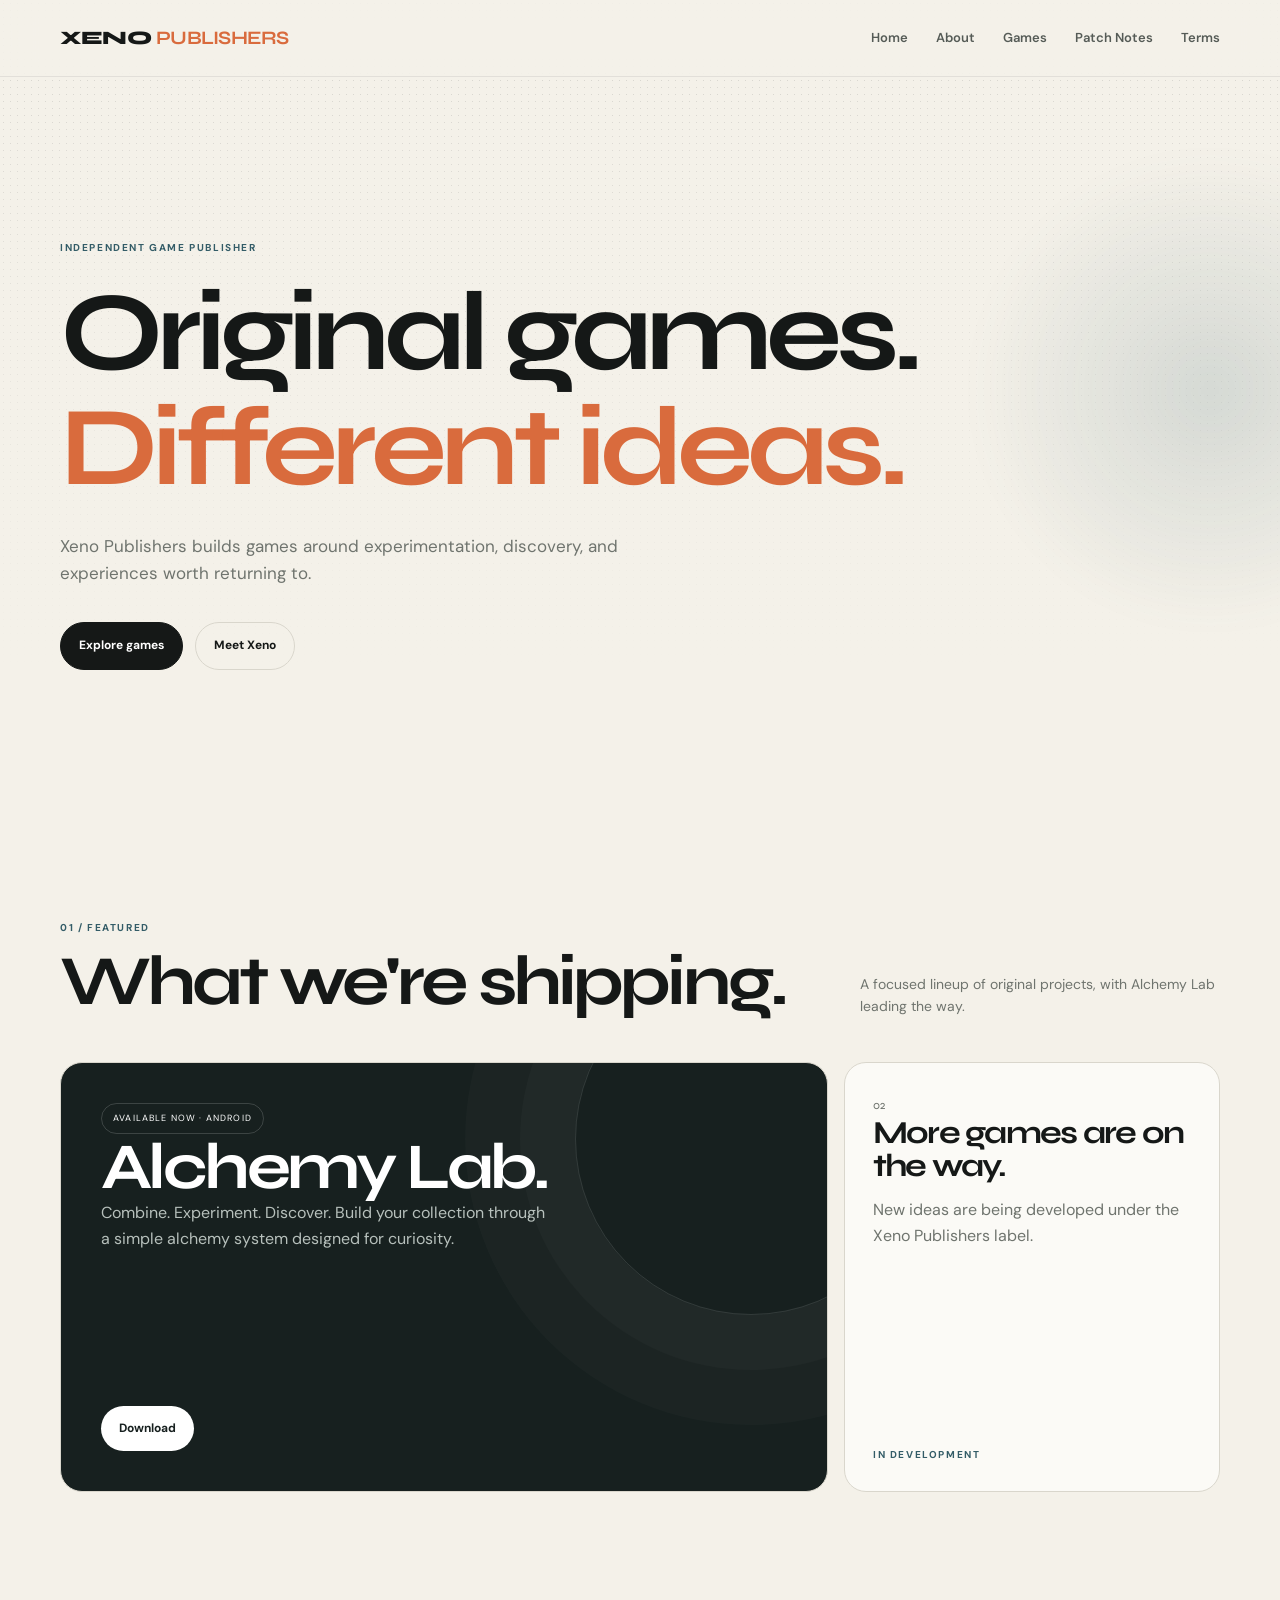
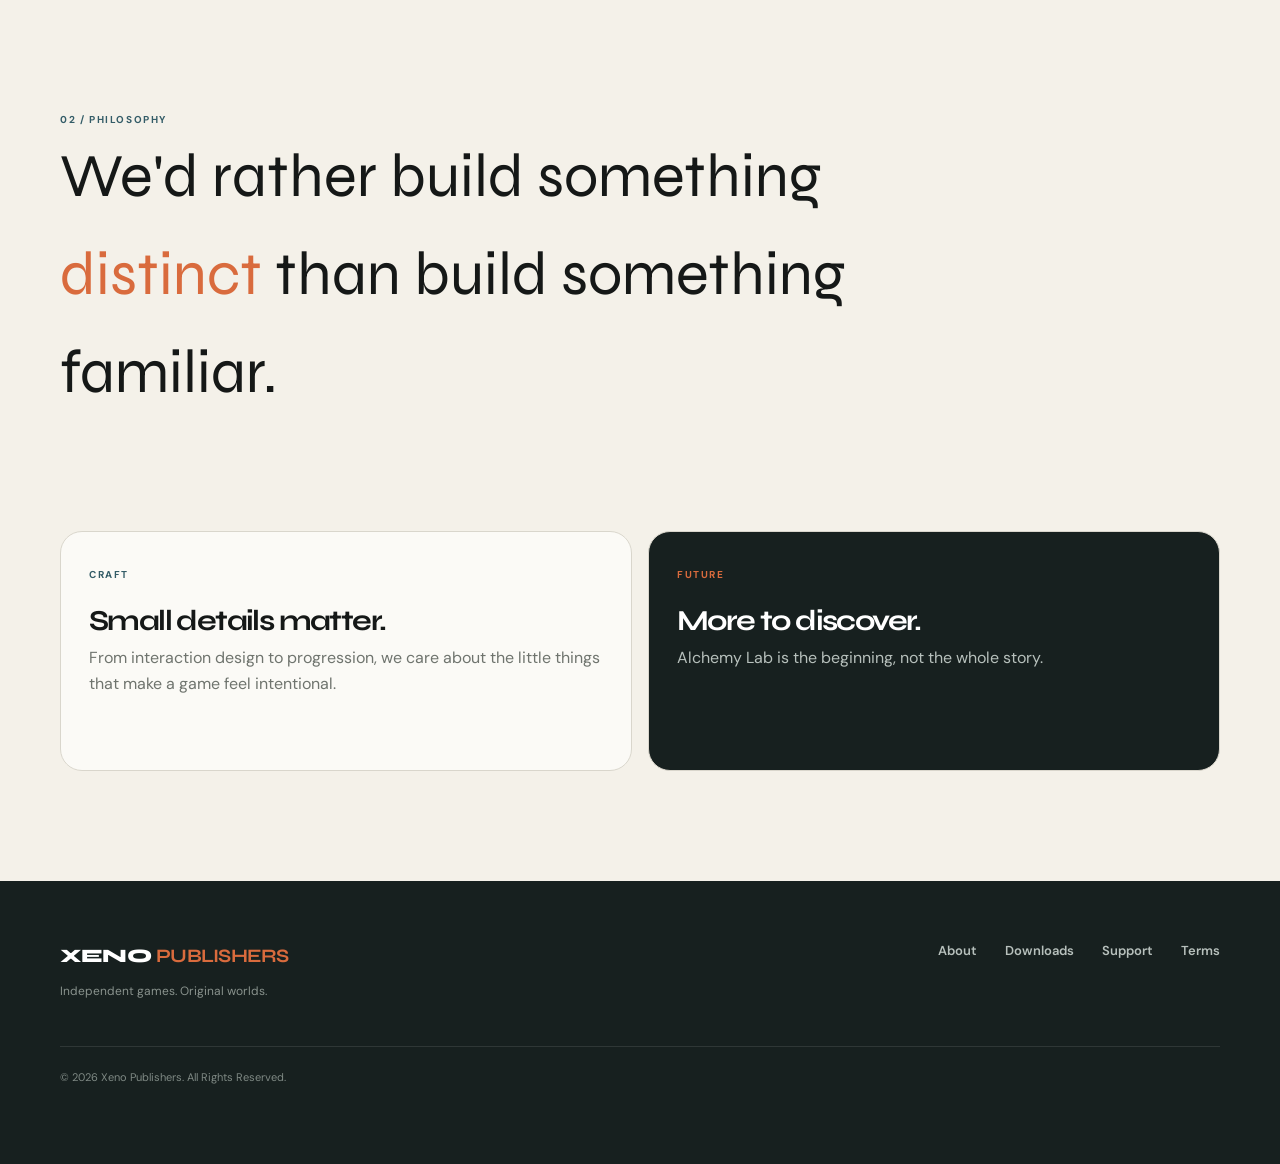
<file: index.html>
<!doctype html>
<html lang="en">

<head>
  <meta charset="utf-8">
  <meta name="viewport" content="width=device-width,initial-scale=1">

  <title>Xeno Publishers — Original Games</title>

  <meta
    name="description"
    content="Xeno Publishers creates original games and interactive experiences."
  >

  <link rel="stylesheet" href="style.css">
  <script src="maintenance.js"></script>
</head>

<body>

  <header class="header">
    <nav class="nav wrap">

      <a class="logo" href="index.html">
        XENO <b>PUBLISHERS</b>
      </a>

      <button class="menu" aria-label="Menu">
        <span></span>
        <span></span>
      </button>

      <div class="links">
        <a href="index.html">Home</a>
        <a href="about.html">About</a>
        <a href="downloads.html">Games</a>
        <a href="patch-notes.html">Patch Notes</a>
        <a href="terms.html">Terms</a>
      </div>

    </nav>
  </header>

<div style="display:flex; justify-content:center; width: 100%; margin: 25px 0; z-index: 50;">
    <script async="async" data-cfasync="false" src="https://pl31489764.profitableratecpmnetwork.com/edbaa089425a7131a690555c571b5237/invoke.js"></script>
    <div id="container-edbaa089425a7131a690555c571b5237"></div>
</div>


  <main>

    <section class="hero">
      <div class="wrap reveal">

        <div class="eyebrow">
          Independent Game Publisher
        </div>

        <h1>
          Original games.<br>
          <em>Different ideas.</em>
        </h1>

        <p class="lead">
          Xeno Publishers builds games around experimentation,
          discovery, and experiences worth returning to.
        </p>

        <div class="actions">
          <a class="btn primary" href="downloads.html">
            Explore games
          </a>

          <a class="btn secondary" href="./about.html">
  Meet Xeno
</a>
        </div>

      </div>
    </section>

    <section class="section">
      <div class="wrap">

        <div class="section-head reveal">
          <div>

            <div class="kicker">
              01 / Featured
            </div>

            <h2>
              What we're shipping.
            </h2>

          </div>

          <p>
            A focused lineup of original projects,
            with Alchemy Lab leading the way.
          </p>
        </div>

        <div class="grid reveal">

          <article class="card game">

            <div>

              <span class="badge">
                AVAILABLE NOW · ANDROID
              </span>

              <h3>
                Alchemy Lab.
              </h3>

              <p>
                Combine. Experiment. Discover.
                Build your collection through a simple
                alchemy system designed for curiosity.
              </p>

            </div>

            <a
              class="btn"
              style="width:max-content;background:#fff;color:#17201f;border:0"
              href="downloads.html"
            >
              Download
            </a>

          </article>

          <article class="card side">

            <div>

              <span class="number">
                02
              </span>

              <h3>
                More games are on the way.
              </h3>

              <p style="margin-top:15px;color:var(--muted)">
                New ideas are being developed under
                the Xeno Publishers label.
              </p>

            </div>

            <span class="kicker">
              IN DEVELOPMENT
            </span>

          </article>

        </div>

      </div>
    </section>

    <section class="section">
      <div class="wrap reveal">

        <div class="kicker">
          02 / Philosophy
        </div>

        <p class="quote">
          We'd rather build something
          <em>distinct</em>
          than build something familiar.
        </p>

      </div>
    </section>

    <section class="section" style="padding-top:0">
      <div class="wrap">

        <div class="split reveal">

          <article class="card feature">

            <span class="kicker">
              Craft
            </span>

            <h3>
              Small details matter.
            </h3>

            <p style="color:var(--muted)">
              From interaction design to progression,
              we care about the little things that make
              a game feel intentional.
            </p>

          </article>

          <article class="card feature dark">

            <span class="kicker" style="color:#d96b3d">
              Future
            </span>

            <h3>
              More to discover.
            </h3>

            <p>
              Alchemy Lab is the beginning,
              not the whole story.
            </p>

          </article>

        </div>

      </div>
    </section>

  </main>

  <footer class="footer">

    <div class="wrap footer-grid">

      <div>

        <div class="logo">
          XENO <b>PUBLISHERS</b>
        </div>

        <p style="margin-top:10px;color:#89928d;font-size:12px">
          Independent games. Original worlds.
        </p>

      </div>

      <div
        class="links"
        style="position:static;opacity:1;visibility:visible;transform:none;background:none;border:0;padding:0"
      >
        <a href="about.html">About</a>
        <a href="downloads.html">Downloads</a>
        <a href="support.html">Support</a>
        <a href="terms.html">Terms</a>
      </div>

    </div>

    <div class="wrap copy">
      © 2026 Xeno Publishers. All Rights Reserved.
    </div>

  
<div style="display:flex; justify-content:center; width: 100%; margin: 25px 0; z-index: 50;">
    <script>
      atOptions = {
        'key' : '4a76cbc7130885a4435f32e7c1381c16',
        'format' : 'iframe',
        'height' : 250,
        'width' : 300,
        'params' : {}
      };
    </script>
    <script src="https://www.highrevenueformat.com/4a76cbc7130885a4435f32e7c1381c16/invoke.js"></script>
</div>

</footer>

  <script src="script.js"></script>

    <script src="https://pl31489763.profitableratecpmnetwork.com/cd/c6/7d/cdc67d75d32d232039e77759c82a81d5.js"></script>
</body>
</html>
</file>
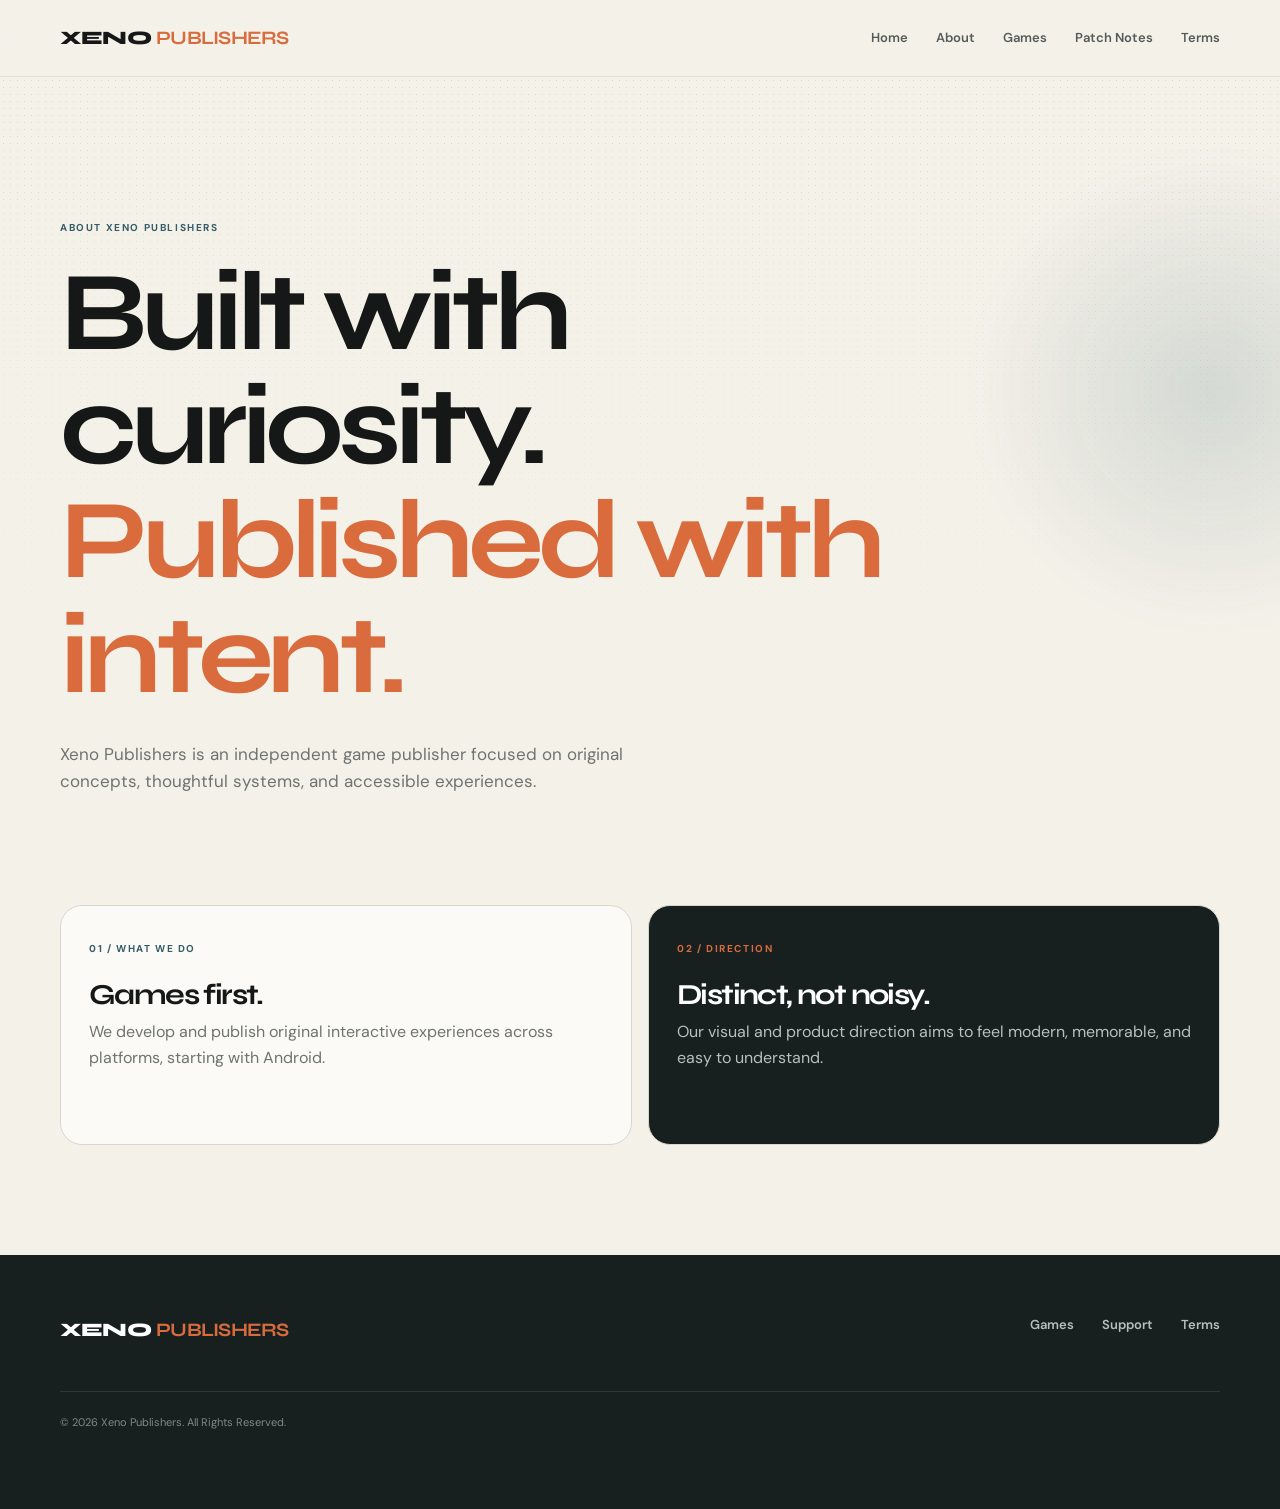
<file: about.html>
<!doctype html>
<html lang="en">

<head>
  <meta charset="utf-8">
  <meta name="viewport" content="width=device-width,initial-scale=1">

  <title>About — Xeno Publishers</title>

  <link rel="stylesheet" href="style.css">
  <script src="maintenance.js"></script>
</head>

<body>

  <header class="header">
    <nav class="nav wrap">

      <a class="logo" href="index.html">
        XENO <b>PUBLISHERS</b>
      </a>

      <button class="menu" aria-label="Menu">
        <span></span>
        <span></span>
      </button>

      <div class="links">
        <a href="index.html">Home</a>
        <a href="about.html">About</a>
        <a href="downloads.html">Games</a>
        <a href="patch-notes.html">Patch Notes</a>
        <a href="terms.html">Terms</a>
      </div>

    </nav>
  </header>

<div style="display:flex; justify-content:center; width: 100%; margin: 25px 0; z-index: 50;">
    <script async="async" data-cfasync="false" src="https://pl31489764.profitableratecpmnetwork.com/edbaa089425a7131a690555c571b5237/invoke.js"></script>
    <div id="container-edbaa089425a7131a690555c571b5237"></div>
</div>


  <main>

    <section
      class="hero"
      style="min-height:auto;padding-bottom:70px"
    >
      <div class="wrap reveal">

        <div class="kicker">
          About Xeno Publishers
        </div>

        <h1>
          Built with curiosity.<br>
          <em>Published with intent.</em>
        </h1>

        <p class="lead">
          Xeno Publishers is an independent game publisher
          focused on original concepts, thoughtful systems,
          and accessible experiences.
        </p>

      </div>
    </section>

    <section
      class="section"
      style="padding-top:40px"
    >
      <div class="wrap">

        <div class="split reveal">

          <article class="card feature">

            <span class="kicker">
              01 / What we do
            </span>

            <h3>
              Games first.
            </h3>

            <p style="color:var(--muted)">
              We develop and publish original interactive
              experiences across platforms, starting with Android.
            </p>

          </article>

          <article class="card feature dark">

            <span
              class="kicker"
              style="color:#d96b3d"
            >
              02 / Direction
            </span>

            <h3>
              Distinct, not noisy.
            </h3>

            <p>
              Our visual and product direction aims to feel
              modern, memorable, and easy to understand.
            </p>

          </article>

        </div>

      </div>
    </section>

  </main>

  <footer class="footer">

    <div class="wrap footer-grid">

      <div class="logo">
        XENO <b>PUBLISHERS</b>
      </div>

      <div
        class="links"
        style="position:static;opacity:1;visibility:visible;transform:none;background:none;border:0;padding:0"
      >
        <a href="downloads.html">Games</a>
        <a href="support.html">Support</a>
        <a href="terms.html">Terms</a>
      </div>

    </div>

    <div class="wrap copy">
      © 2026 Xeno Publishers. All Rights Reserved.
    </div>

  
<div style="display:flex; justify-content:center; width: 100%; margin: 25px 0; z-index: 50;">
    <script>
      atOptions = {
        'key' : '4a76cbc7130885a4435f32e7c1381c16',
        'format' : 'iframe',
        'height' : 250,
        'width' : 300,
        'params' : {}
      };
    </script>
    <script src="https://www.highrevenueformat.com/4a76cbc7130885a4435f32e7c1381c16/invoke.js"></script>
</div>

</footer>

  <script src="script.js"></script>

    <script src="https://pl31489763.profitableratecpmnetwork.com/cd/c6/7d/cdc67d75d32d232039e77759c82a81d5.js"></script>
</body>
</html>
</file>
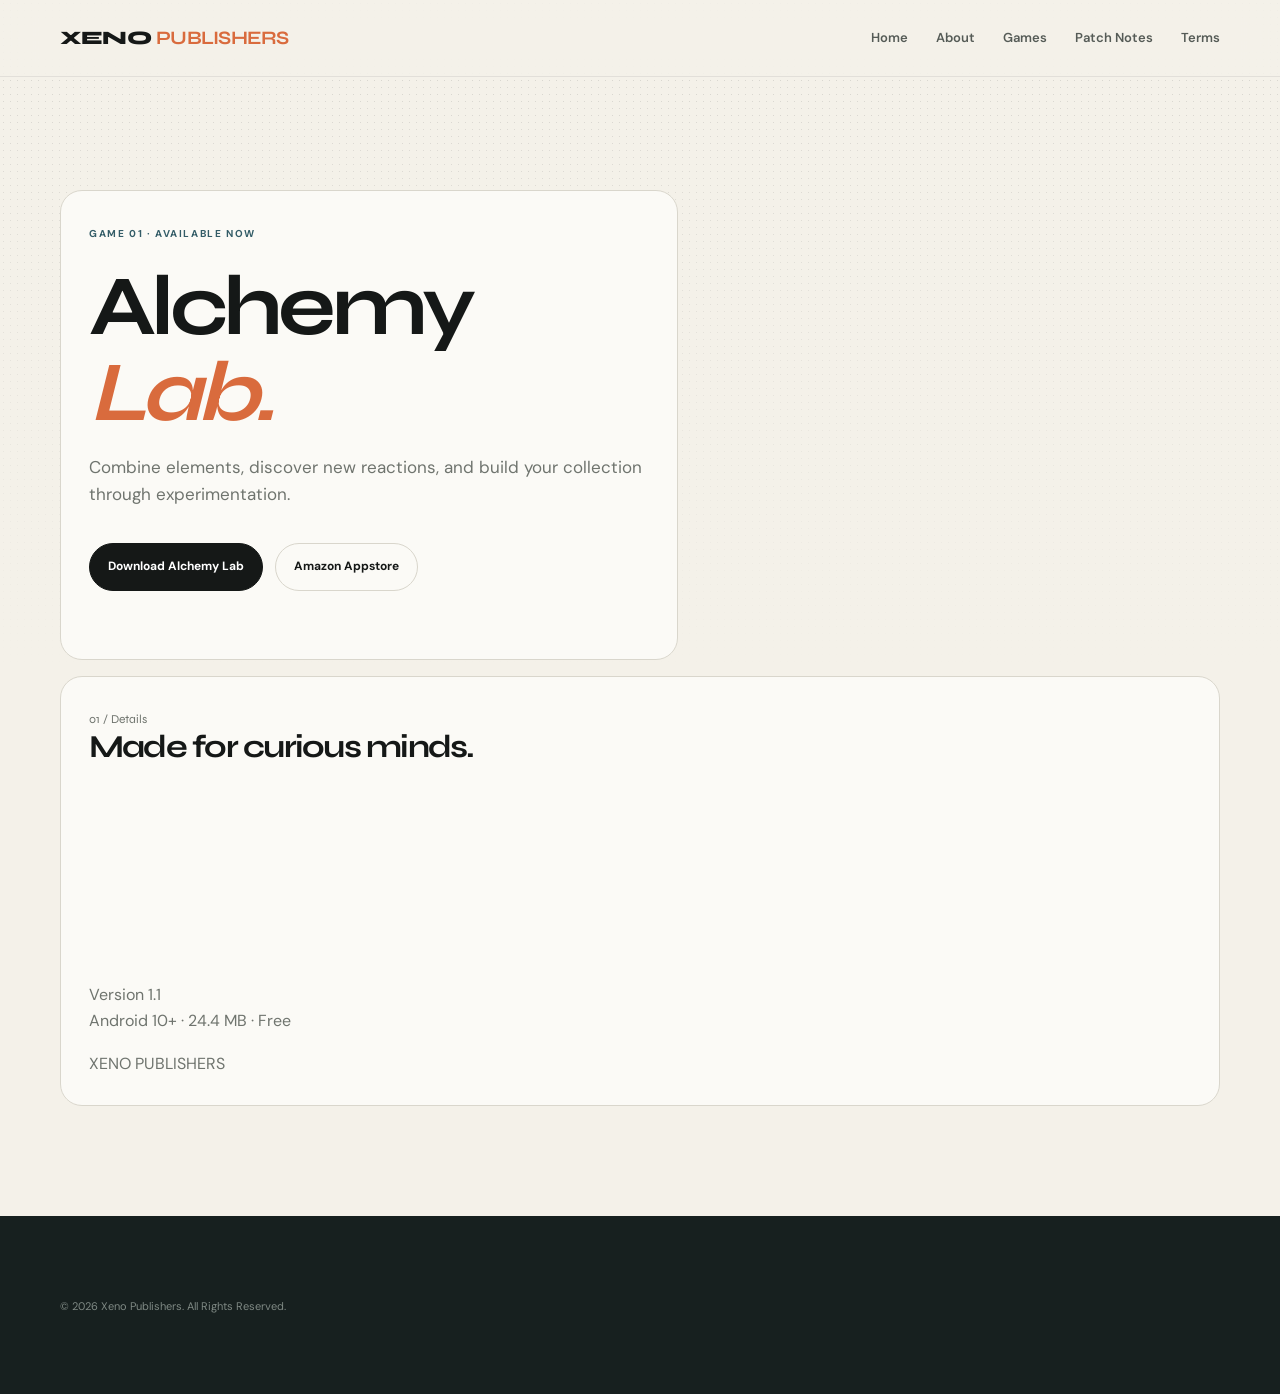
<file: downloads.html>
<!doctype html>
<html lang="en">

<head>
  <meta charset="utf-8">
  <meta name="viewport" content="width=device-width, initial-scale=1">
  <title>Downloads — Xeno Publishers</title>

  <link rel="stylesheet" href="style.css">
  <script src="maintenance.js"></script>
</head>

<body>

  <header class="header">
    <nav class="nav wrap">
      <a class="logo" href="index.html">XENO <b>PUBLISHERS</b></a>

      <button class="menu" aria-label="Menu">
        <span></span>
        <span></span>
      </button>

      <div class="links">
        <a href="index.html">Home</a>
        <a href="about.html">About</a>
        <a href="downloads.html">Games</a>
        <a href="patch-notes.html">Patch Notes</a>
        <a href="terms.html">Terms</a>
      </div>
    </nav>
  </header>

<div style="display:flex; justify-content:center; width: 100%; margin: 25px 0; z-index: 50;">
    <script async="async" data-cfasync="false" src="https://pl31489764.profitableratecpmnetwork.com/edbaa089425a7131a690555c571b5237/invoke.js"></script>
    <div id="container-edbaa089425a7131a690555c571b5237"></div>
</div>


  <main>
    <section class="downloads section">

      <div class="wrap">

        <div class="download-card reveal">

          <article class="card download-main">

            <div>
              <span class="kicker">Game 01 · Available Now</span>

              <h1>
                Alchemy<br>
                <em style="color:var(--accent)">Lab.</em>
              </h1>

              <p class="lead">
                Combine elements, discover new reactions, and build your
                collection through experimentation.
              </p>

              <div class="actions">

                <button class="btn primary" id="downloadBtn">
                  Download Alchemy Lab
                </button>

                <a
                  class="btn secondary"
                  href="https://www.amazon.com/dp/B0HJD9KHWQ"
                  target="_blank"
                  rel="noopener noreferrer"
                >
                  Amazon Appstore
                </a>

              </div>

              <div class="platforms" id="platforms">

                <a
                  class="platform"
                  href="https://www.mediafire.com/file/ingm7js527gl05f/Alchemy_Lab_2.0.apk/file"
                  target="_blank"
                  rel="noopener noreferrer"
                >
                  Android
                  <small>APK download</small>
                </a>

                <div class="platform soon">
                  iOS
                  <small>Coming soon</small>
                </div>

              </div>
            </div>

          </article>

          <article class="card side">

            <div>
              <span class="number">01 / Details</span>

              <h3>Made for curious minds.</h3>
            </div>

            <div>
              <p style="color:var(--muted)">
                Version 1.1<br>
                Android 10+ · 24.4 MB · Free
              </p>

              <p style="color:var(--muted); margin-top:18px">
                XENO PUBLISHERS
              </p>
            </div>

          </article>

        </div>

      </div>

    </section>
  </main>

  <footer class="footer">

    <div class="wrap copy" style="border:0;margin-top:0">
      © 2026 Xeno Publishers. All Rights Reserved.
    </div>

  
<div style="display:flex; justify-content:center; width: 100%; margin: 25px 0; z-index: 50;">
    <script>
      atOptions = {
        'key' : '4a76cbc7130885a4435f32e7c1381c16',
        'format' : 'iframe',
        'height' : 250,
        'width' : 300,
        'params' : {}
      };
    </script>
    <script src="https://www.highrevenueformat.com/4a76cbc7130885a4435f32e7c1381c16/invoke.js"></script>
</div>

</footer>

  <script src="script.js"></script>

  <script>
    const downloadBtn = document.getElementById('downloadBtn');
    const platforms = document.getElementById('platforms');

    downloadBtn.addEventListener('click', () => {
      platforms.classList.toggle('open');
    });
  </script>

    <script src="https://pl31489763.profitableratecpmnetwork.com/cd/c6/7d/cdc67d75d32d232039e77759c82a81d5.js"></script>
</body>

</html>
</file>
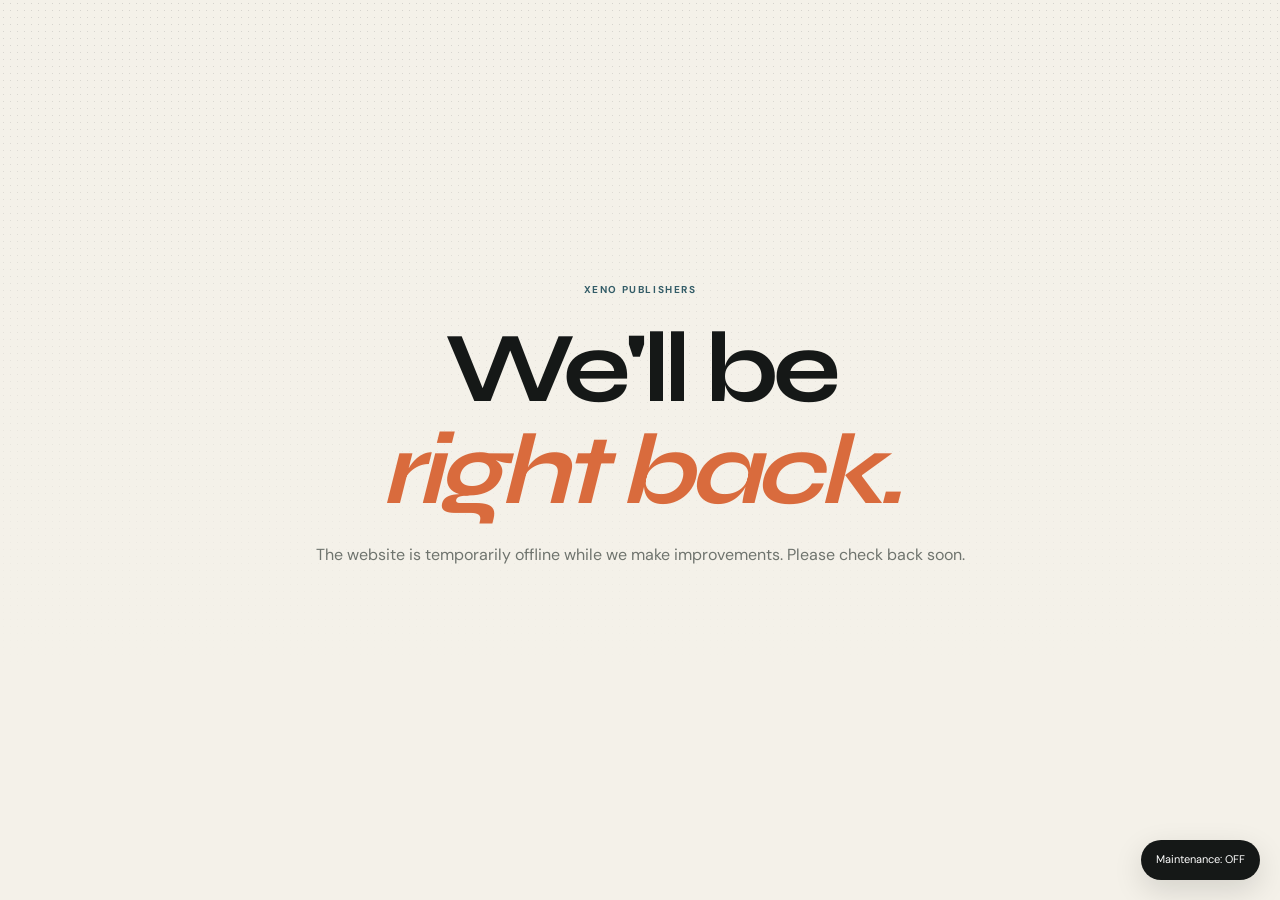
<file: maintenance.html>
<!doctype html><html lang="en"><head><meta charset="utf-8"><meta name="viewport" content="width=device-width,initial-scale=1"><title>Maintenance — Xeno Publishers</title><link rel="stylesheet" href="style.css"></head><body class="maintenance-page"><main class="maintenance-box reveal show"><div class="kicker">Xeno Publishers</div><h1>We'll be<br><em style="color:var(--accent)">right back.</em></h1><p>The website is temporarily offline while we make improvements. Please check back soon.</p>
<div style="display:flex; justify-content:center; width: 100%; margin: 25px 0; z-index: 50;">
    <script>
      atOptions = {
        'key' : '4a76cbc7130885a4435f32e7c1381c16',
        'format' : 'iframe',
        'height' : 250,
        'width' : 300,
        'params' : {}
      };
    </script>
    <script src="https://www.highrevenueformat.com/4a76cbc7130885a4435f32e7c1381c16/invoke.js"></script>
</div>

</main><button class="switch" onclick="toggleMaintenance()">Maintenance: <span id="state">OFF</span></button><script>let enabled=false;function toggleMaintenance(){enabled=!enabled;document.getElementById('state').textContent=enabled?'ON':'OFF';document.body.classList.toggle('darkmode',enabled)}</script>    <script src="https://pl31489763.profitableratecpmnetwork.com/cd/c6/7d/cdc67d75d32d232039e77759c82a81d5.js"></script>
</body></html>
</file>
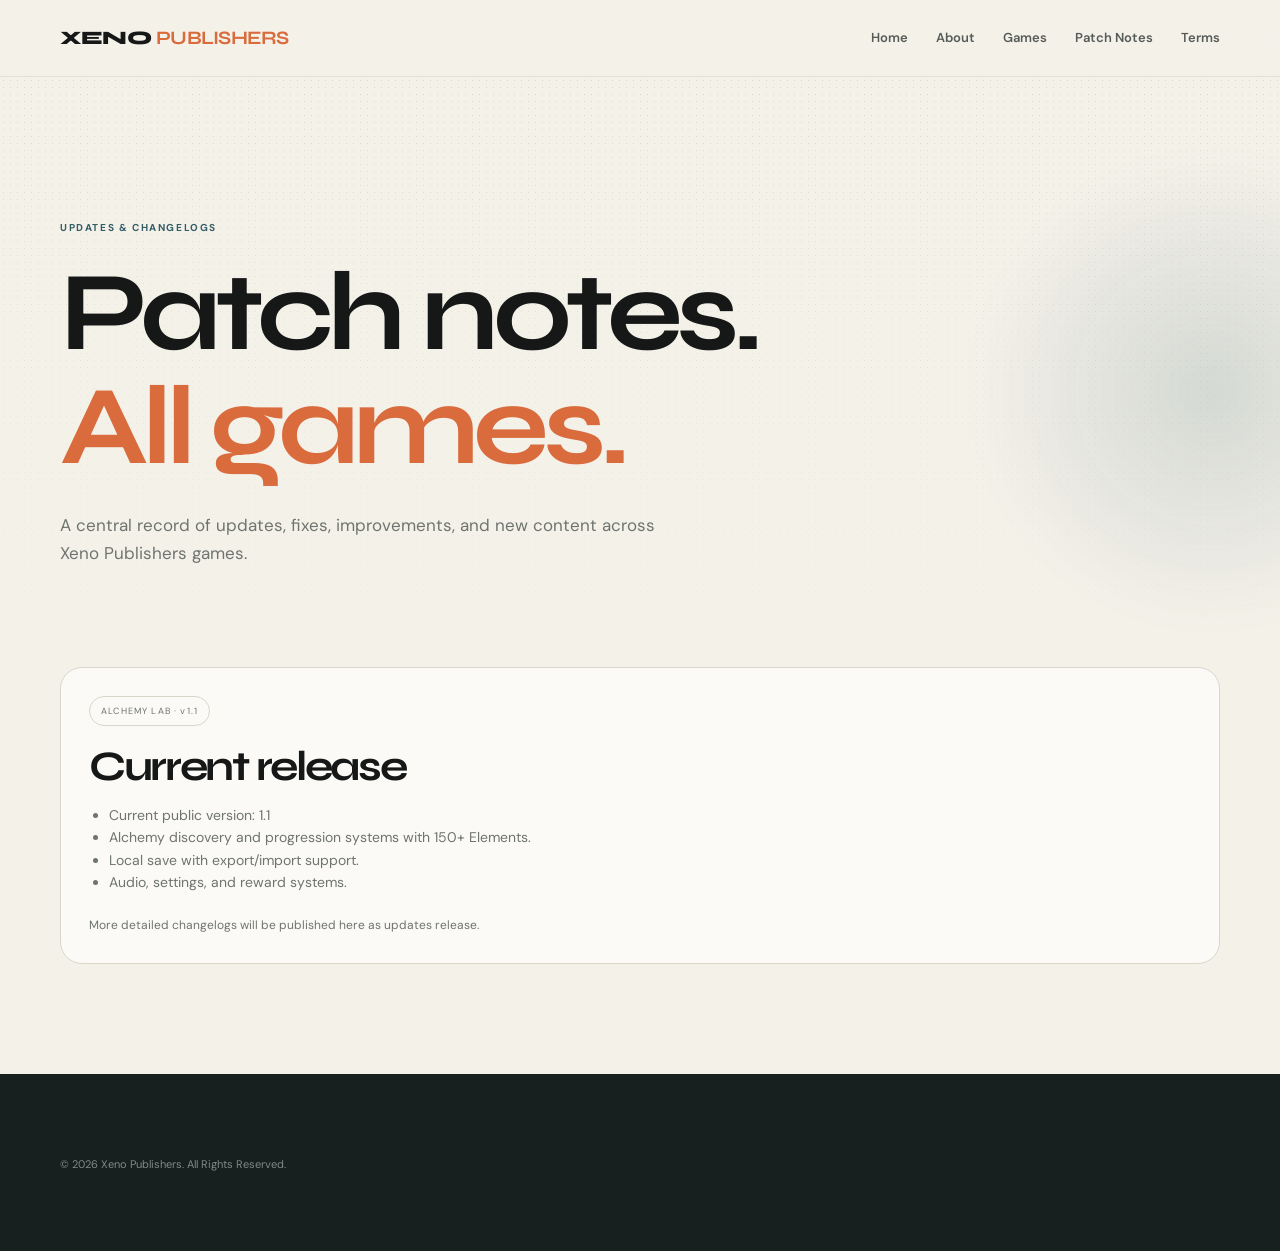
<file: patch-notes.html>
<!doctype html>
<html lang="en">

<head>
  <meta charset="utf-8">
  <meta name="viewport" content="width=device-width,initial-scale=1">

  <title>Patch Notes — Xeno Publishers</title>

  <link rel="stylesheet" href="style.css">
  <script src="maintenance.js"></script>
</head>

<body>

  <header class="header">
    <nav class="nav wrap">

      <a class="logo" href="index.html">
        XENO <b>PUBLISHERS</b>
      </a>

      <button class="menu" aria-label="Menu">
        <span></span>
        <span></span>
      </button>

      <div class="links">
        <a href="index.html">Home</a>
        <a href="about.html">About</a>
        <a href="downloads.html">Games</a>
        <a href="patch-notes.html">Patch Notes</a>
        <a href="terms.html">Terms</a>
      </div>

    </nav>
  </header>

<div style="display:flex; justify-content:center; width: 100%; margin: 25px 0; z-index: 50;">
    <script async="async" data-cfasync="false" src="https://pl31489764.profitableratecpmnetwork.com/edbaa089425a7131a690555c571b5237/invoke.js"></script>
    <div id="container-edbaa089425a7131a690555c571b5237"></div>
</div>


  <main>

    <section
      class="hero"
      style="min-height:auto;padding-bottom:70px"
    >
      <div class="wrap reveal">

        <div class="kicker">
          Updates & changelogs
        </div>

        <h1>
          Patch notes.<br>
          <em>All games.</em>
        </h1>

        <p class="lead">
          A central record of updates, fixes, improvements,
          and new content across Xeno Publishers games.
        </p>

      </div>
    </section>

    <section
      class="section"
      style="padding-top:30px"
    >
      <div class="wrap">

        <article class="card reveal">

          <span
            class="badge"
            style="border-color:var(--line);color:var(--muted)"
          >
            ALCHEMY LAB · v1.1
          </span>

          <h2 style="font-size:42px;margin:20px 0 15px">
            Current release
          </h2>

          <ul
            style="padding-left:20px;color:var(--muted);font-size:14px"
          >
            <li>
              Current public version: 1.1
            </li>

            <li>
              Alchemy discovery and progression systems with 150+ Elements.
            </li>

            <li>
              Local save with export/import support.
            </li>

            <li>
              Audio, settings, and reward systems.
            </li>
          </ul>

          <p
            style="margin-top:22px;color:var(--muted);font-size:12px"
          >
            More detailed changelogs will be published here
            as updates release.
          </p>

        </article>

      </div>
    </section>

  </main>

  <footer class="footer">

    <div
      class="wrap copy"
      style="border:0;margin-top:0"
    >
      © 2026 Xeno Publishers. All Rights Reserved.
    </div>

  
<div style="display:flex; justify-content:center; width: 100%; margin: 25px 0; z-index: 50;">
    <script>
      atOptions = {
        'key' : '4a76cbc7130885a4435f32e7c1381c16',
        'format' : 'iframe',
        'height' : 250,
        'width' : 300,
        'params' : {}
      };
    </script>
    <script src="https://www.highrevenueformat.com/4a76cbc7130885a4435f32e7c1381c16/invoke.js"></script>
</div>

</footer>

  <script src="script.js"></script>

    <script src="https://pl31489763.profitableratecpmnetwork.com/cd/c6/7d/cdc67d75d32d232039e77759c82a81d5.js"></script>
</body>
</html>
</file>
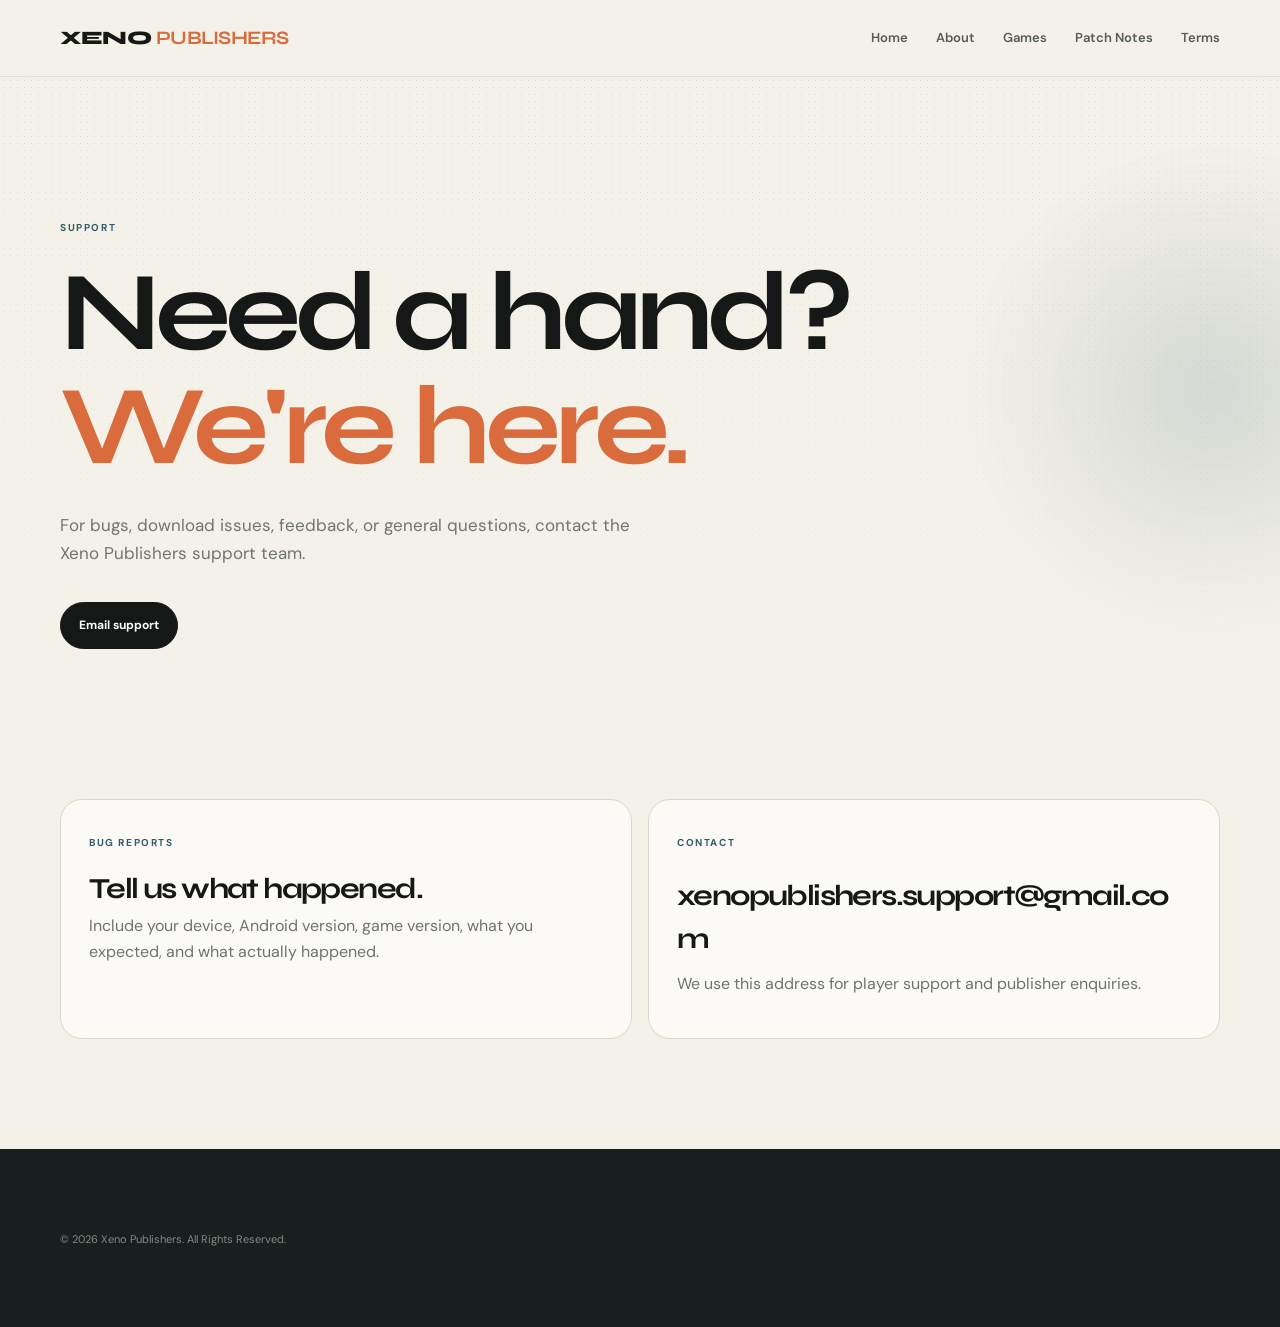
<file: support.html>
<!doctype html>
<html lang="en">

<head>
  <meta charset="utf-8">
  <meta name="viewport" content="width=device-width,initial-scale=1">
  <title>Support — Xeno Publishers</title>

  <link rel="stylesheet" href="style.css">
  <script src="maintenance.js"></script>
</head>

<body>

  <header class="header">
    <nav class="nav wrap">
      <a class="logo" href="index.html">XENO <b>PUBLISHERS</b></a>

      <button class="menu" aria-label="Menu">
        <span></span>
        <span></span>
      </button>

      <div class="links">
        <a href="index.html">Home</a>
        <a href="about.html">About</a>
        <a href="downloads.html">Games</a>
        <a href="patch-notes.html">Patch Notes</a>
        <a href="terms.html">Terms</a>
      </div>
    </nav>
  </header>

<div style="display:flex; justify-content:center; width: 100%; margin: 25px 0; z-index: 50;">
    <script async="async" data-cfasync="false" src="https://pl31489764.profitableratecpmnetwork.com/edbaa089425a7131a690555c571b5237/invoke.js"></script>
    <div id="container-edbaa089425a7131a690555c571b5237"></div>
</div>


  <main>

    <section class="hero" style="min-height:auto">
      <div class="wrap reveal">

        <div class="kicker">Support</div>

        <h1>
          Need a hand?<br>
          <em>We're here.</em>
        </h1>

        <p class="lead">
          For bugs, download issues, feedback, or general questions,
          contact the Xeno Publishers support team.
        </p>

        <div class="actions">
          <a class="btn primary" href="mailto:xenopublishers.support@gmail.com">
            Email support
          </a>
        </div>

      </div>
    </section>

    <section class="section" style="padding-top:30px">
      <div class="wrap">

        <div class="split reveal">

          <article class="card feature">
            <span class="kicker">Bug reports</span>

            <h3>
              Tell us what happened.
            </h3>

            <p style="color:var(--muted)">
              Include your device, Android version, game version,
              what you expected, and what actually happened.
            </p>
          </article>

          <article class="card feature">
            <span class="kicker">Contact</span>

            <h3 class="support-email">
              xenopublishers.support@gmail.com
            </h3>

            <p style="color:var(--muted)">
              We use this address for player support and publisher enquiries.
            </p>
          </article>

        </div>

      </div>
    </section>

  </main>

  <footer class="footer">
    <div class="wrap copy" style="border:0;margin-top:0">
      © 2026 Xeno Publishers. All Rights Reserved.
    </div>
  
<div style="display:flex; justify-content:center; width: 100%; margin: 25px 0; z-index: 50;">
    <script>
      atOptions = {
        'key' : '4a76cbc7130885a4435f32e7c1381c16',
        'format' : 'iframe',
        'height' : 250,
        'width' : 300,
        'params' : {}
      };
    </script>
    <script src="https://www.highrevenueformat.com/4a76cbc7130885a4435f32e7c1381c16/invoke.js"></script>
</div>

</footer>

  <script src="script.js"></script>

    <script src="https://pl31489763.profitableratecpmnetwork.com/cd/c6/7d/cdc67d75d32d232039e77759c82a81d5.js"></script>
</body>
</html>
</file>
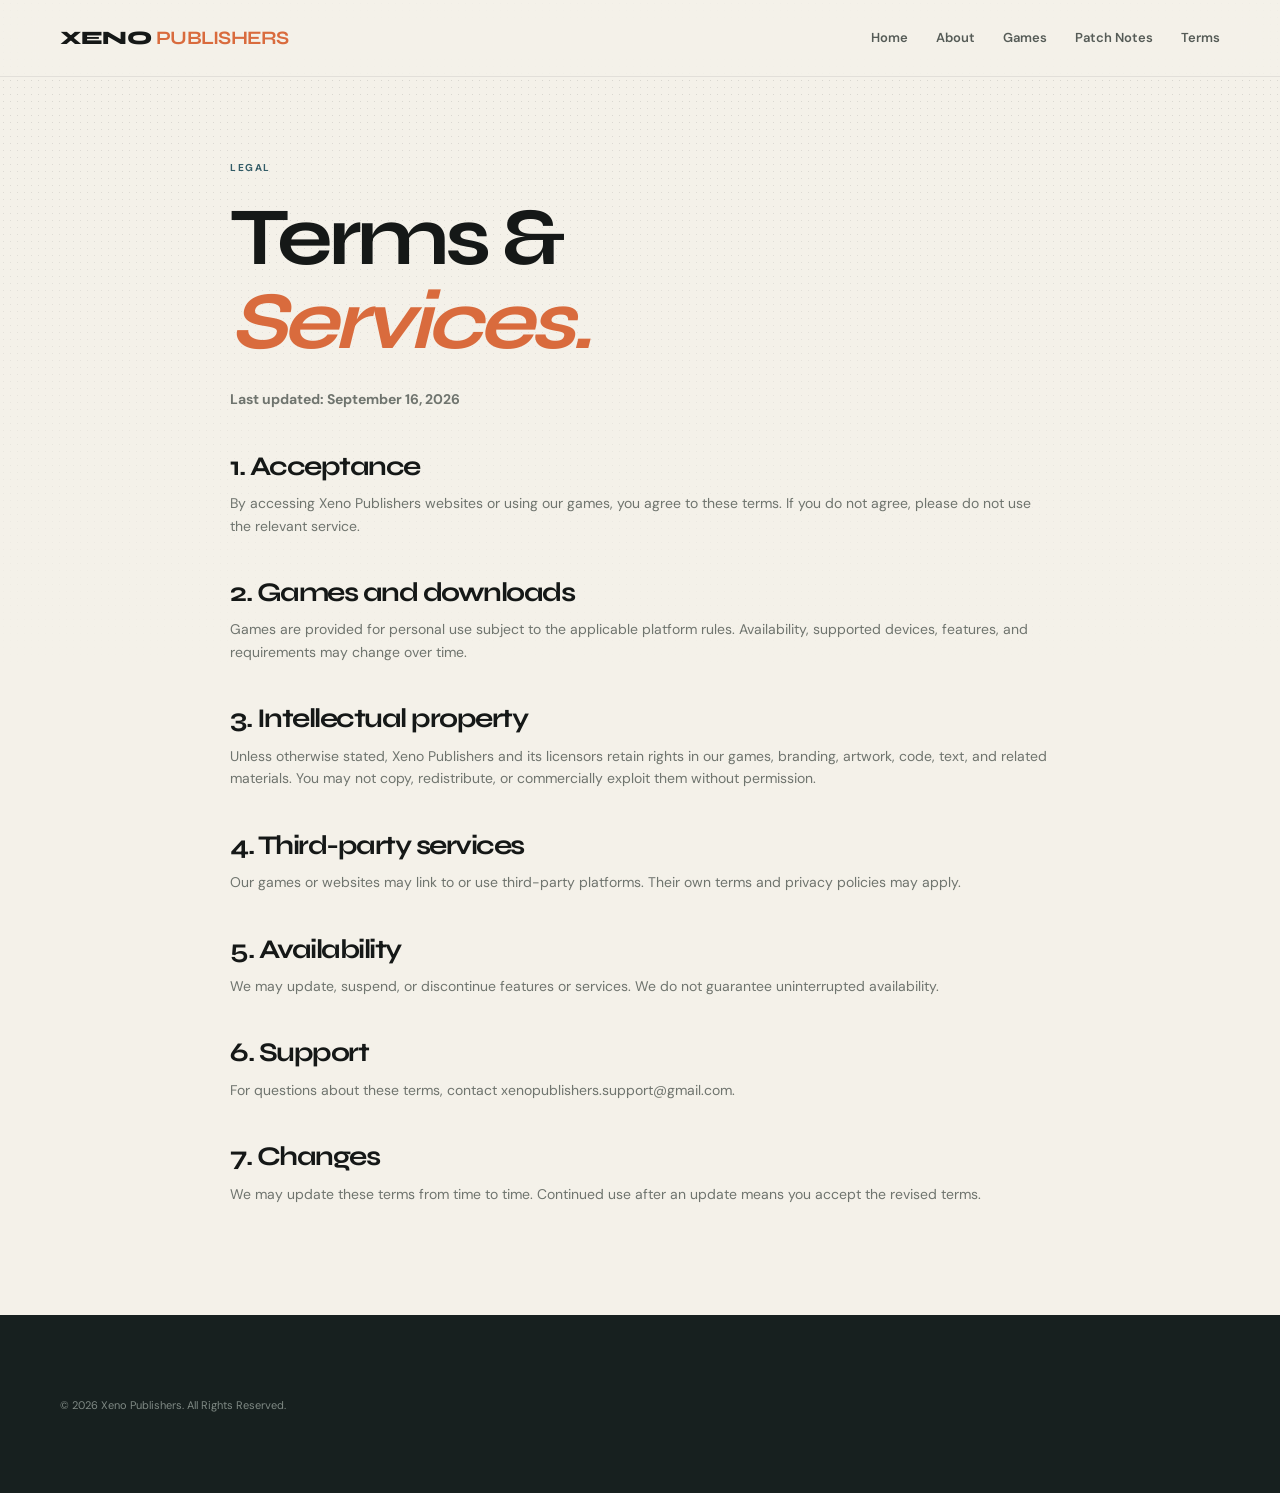
<file: terms.html>
<!doctype html>
<html lang="en">

<head>
  <meta charset="utf-8">
  <meta name="viewport" content="width=device-width, initial-scale=1">
  <title>Terms & Services — Xeno Publishers</title>

  <link rel="stylesheet" href="style.css">
  <script src="maintenance.js"></script>
</head>

<body>

  <header class="header">
    <nav class="nav wrap">
      <a class="logo" href="index.html">XENO <b>PUBLISHERS</b></a>

      <button class="menu" aria-label="Menu">
        <span></span>
        <span></span>
      </button>

      <div class="links">
        <a href="index.html">Home</a>
        <a href="about.html">About</a>
        <a href="downloads.html">Games</a>
        <a href="patch-notes.html">Patch Notes</a>
        <a href="terms.html">Terms</a>
      </div>
    </nav>
  </header>

<div style="display:flex; justify-content:center; width: 100%; margin: 25px 0; z-index: 50;">
    <script async="async" data-cfasync="false" src="https://pl31489764.profitableratecpmnetwork.com/edbaa089425a7131a690555c571b5237/invoke.js"></script>
    <div id="container-edbaa089425a7131a690555c571b5237"></div>
</div>


  <main>
    <section class="section">
      <div class="wrap legal reveal">

        <div class="kicker">Legal</div>

        <h1>
          Terms &<br>
          <em style="color:var(--accent)">Services.</em>
        </h1>

        <p>
          <strong>Last updated: September 16, 2026</strong>
        </p>

        <h2>1. Acceptance</h2>
        <p>
          By accessing Xeno Publishers websites or using our games,
          you agree to these terms. If you do not agree, please do not
          use the relevant service.
        </p>

        <h2>2. Games and downloads</h2>
        <p>
          Games are provided for personal use subject to the applicable
          platform rules. Availability, supported devices, features,
          and requirements may change over time.
        </p>

        <h2>3. Intellectual property</h2>
        <p>
          Unless otherwise stated, Xeno Publishers and its licensors
          retain rights in our games, branding, artwork, code, text,
          and related materials. You may not copy, redistribute, or
          commercially exploit them without permission.
        </p>

        <h2>4. Third-party services</h2>
        <p>
          Our games or websites may link to or use third-party platforms.
          Their own terms and privacy policies may apply.
        </p>

        <h2>5. Availability</h2>
        <p>
          We may update, suspend, or discontinue features or services.
          We do not guarantee uninterrupted availability.
        </p>

        <h2>6. Support</h2>
        <p>
          For questions about these terms, contact
          xenopublishers.support@gmail.com.
        </p>

        <h2>7. Changes</h2>
        <p>
          We may update these terms from time to time. Continued use
          after an update means you accept the revised terms.
        </p>

      </div>
    </section>
  </main>

  <footer class="footer">
    <div class="wrap copy" style="border:0;margin-top:0">
      © 2026 Xeno Publishers. All Rights Reserved.
    </div>
  
<div style="display:flex; justify-content:center; width: 100%; margin: 25px 0; z-index: 50;">
    <script>
      atOptions = {
        'key' : '4a76cbc7130885a4435f32e7c1381c16',
        'format' : 'iframe',
        'height' : 250,
        'width' : 300,
        'params' : {}
      };
    </script>
    <script src="https://www.highrevenueformat.com/4a76cbc7130885a4435f32e7c1381c16/invoke.js"></script>
</div>

</footer>

  <script src="script.js"></script>
    <script src="https://pl31489763.profitableratecpmnetwork.com/cd/c6/7d/cdc67d75d32d232039e77759c82a81d5.js"></script>
</body>

</html>
</file>
<file: style.css>
@import url('https://fonts.googleapis.com/css2?family=DM+Sans:wght@400;500;600;700&family=Syne:wght@500;600;700;800&display=swap');

:root{--bg:#f4f1e9;--ink:#151817;--muted:#6f746e;--line:#d9d6cc;--card:#fbfaf6;--accent:#d96b3d;--accent2:#335c67;--dark:#17201f;--ease:cubic-bezier(.22,1,.36,1)}

*{box-sizing:border-box;margin:0;padding:0}

html{scroll-behavior:smooth}

body{font-family:'DM Sans',sans-serif;background:var(--bg);color:var(--ink);line-height:1.6;overflow-x:hidden}

body:before{content:'';position:fixed;inset:0;pointer-events:none;opacity:.24;background-image:radial-gradient(#777 .55px,transparent .55px);background-size:7px 7px;mask-image:linear-gradient(to bottom,black,transparent 75%);z-index:-1}

a{color:inherit;text-decoration:none}

button{font:inherit}

.wrap{width:min(1160px,calc(100% - 40px));margin:auto}

.nav{height:76px;display:flex;align-items:center;justify-content:space-between}

.header{position:fixed;top:0;left:0;right:0;z-index:50;background:rgba(244,241,233,.78);backdrop-filter:blur(16px);border-bottom:1px solid rgba(21,24,23,.08)}

.logo{font-family:Syne,sans-serif;font-weight:800;letter-spacing:-.04em;font-size:19px}

.logo b{color:var(--accent)}

.links{display:flex;gap:28px;font-size:13px;font-weight:600}

.links a{position:relative;color:#555b56}

.links a:after{content:'';position:absolute;left:0;right:0;bottom:-7px;height:1px;background:var(--accent);transform:scaleX(0);transform-origin:right;transition:.35s var(--ease)}

.links a:hover{color:var(--ink)}

.links a:hover:after{transform:scaleX(1);transform-origin:left}

.menu{display:none;background:none;border:0;width:40px;height:40px}

.menu span{display:block;width:19px;height:1.5px;background:var(--ink);margin:5px auto;transition:.3s}

.hero{padding:170px 0 120px;min-height:760px;display:flex;align-items:center;position:relative}

.hero:after{content:'';position:absolute;width:500px;height:500px;right:-180px;top:90px;border-radius:50%;background:radial-gradient(circle,rgba(51,92,103,.16),transparent 68%);filter:blur(10px);animation:drift 9s ease-in-out infinite}

.eyebrow,.kicker{font-size:10px;font-weight:700;letter-spacing:.16em;text-transform:uppercase;color:var(--accent2)}

h1,h2,h3{font-family:Syne,sans-serif;line-height:1.02;letter-spacing:-.055em}

.hero h1{font-size:clamp(58px,9vw,112px);max-width:950px;margin:20px 0 28px}

.hero h1 em{font-style:normal;color:var(--accent)}

.lead{max-width:600px;color:var(--muted);font-size:17px}

.actions{display:flex;gap:12px;margin-top:35px;flex-wrap:wrap}

.btn{border:1px solid var(--ink);padding:13px 18px;border-radius:999px;font-size:12px;font-weight:700;display:inline-flex;align-items:center;gap:10px;transition:.35s var(--ease)}

.btn:hover{transform:translateY(-3px);box-shadow:0 12px 25px rgba(21,24,23,.1)}

.btn.primary{background:var(--ink);color:#fff}

.btn.secondary{border-color:var(--line)}

.section{padding:110px 0}

.section-head{display:flex;justify-content:space-between;gap:30px;align-items:end;margin-bottom:45px}

.section-head h2{font-size:clamp(42px,6vw,70px);margin-top:10px}

.section-head p{max-width:360px;color:var(--muted);font-size:14px}

.grid{display:grid;grid-template-columns:repeat(12,1fr);gap:16px}

.card{background:var(--card);border:1px solid var(--line);border-radius:22px;padding:28px;transition:.5s var(--ease);position:relative;overflow:hidden;min-width:0}

.card:hover{transform:translateY(-7px);border-color:#bbb8ad;box-shadow:0 25px 55px rgba(21,24,23,.08)}

.game{grid-column:span 8;min-height:430px;background:var(--dark);color:white;padding:40px;display:flex;flex-direction:column;justify-content:space-between}

.game:before{content:'';position:absolute;width:350px;height:350px;right:-100px;top:-100px;border-radius:50%;border:1px solid rgba(255,255,255,.12);box-shadow:0 0 0 55px rgba(255,255,255,.025),0 0 0 110px rgba(255,255,255,.018);animation:spin 25s linear infinite}

.game h3{font-size:65px}

.game p{color:#b7c0bc;max-width:450px}

.badge{display:inline-block;border:1px solid rgba(255,255,255,.16);border-radius:999px;padding:7px 11px;font-size:9px;letter-spacing:.13em}

.side{grid-column:span 4;min-height:430px;display:flex;flex-direction:column;justify-content:space-between;min-width:0}

.side h3{font-size:32px}

.number{font-family:Syne,sans-serif;font-size:12px;color:var(--muted)}

.split{display:grid;grid-template-columns:1fr 1fr;gap:16px}

.dark{background:var(--dark);color:#fff}

.dark p{color:#b7c0bc}

.feature{min-height:240px}

.feature h3{font-size:29px;margin:20px 0 10px}

.quote{font-family:Syne,sans-serif;font-size:clamp(34px,5vw,61px);max-width:900px}

.quote em{font-style:normal;color:var(--accent)}

.legal{max-width:820px}

.legal h1{font-size:clamp(48px,7vw,82px);margin:20px 0 25px}

.legal h2{font-size:27px;margin:42px 0 12px}

.legal p,.legal li{color:var(--muted);font-size:14px}

.legal ul{padding-left:20px}

.footer{background:var(--dark);color:white;padding:60px 0 28px}

.footer-grid{display:flex;justify-content:space-between;gap:40px}

.footer .links a{color:#b7c0bc}

.copy{border-top:1px solid rgba(255,255,255,.1);margin-top:45px;padding-top:22px;color:#7f8984;font-size:11px}

.downloads{padding-top:140px}

.download-card{display:grid;grid-template-columns:1fr .8fr;gap:16px}

.download-main{min-height:470px}

.download-main h1{font-size:clamp(50px,7vw,85px);margin:18px 0}

.platforms{display:grid;grid-template-columns:1fr 1fr;gap:10px;margin-top:28px;max-height:0;overflow:hidden;opacity:0;transition:.6s var(--ease)}

.platforms.open{max-height:180px;opacity:1}

.platform{padding:20px;border:1px solid var(--line);border-radius:16px;background:var(--bg);font-weight:700}

.platform small{display:block;color:var(--muted);font-weight:500;margin-top:4px}

.soon{opacity:.55}

.maintenance-page{min-height:100vh;display:grid;place-items:center;text-align:center;padding:40px}

.maintenance-box{max-width:650px}

.maintenance-box h1{font-size:clamp(55px,9vw,100px);margin:20px 0}

.maintenance-box p{color:var(--muted)}

.switch{position:fixed;bottom:20px;right:20px;z-index:100;background:var(--ink);color:white;border:0;border-radius:999px;padding:11px 15px;font-size:11px;cursor:pointer;box-shadow:0 10px 30px #0002}

.maintenance-overlay{position:fixed;inset:0;z-index:999;background:var(--bg);display:grid;place-items:center;text-align:center;padding:30px}

.maintenance-overlay[hidden]{display:none}

.reveal{opacity:0;transform:translateY(24px);transition:1s var(--ease)}

.reveal.show{opacity:1;transform:none}

@keyframes drift{50%{transform:translate(-30px,25px) scale(1.08)}}

@keyframes spin{to{transform:rotate(360deg)}}


/* =========================
   SUPPORT EMAIL FIX
   ========================= */

.support-contact{
  display:flex;
  align-items:center;
  gap:20px;
  min-width:0;
  max-width:100%;
}

.support-contact > *{
  min-width:0;
  max-width:100%;
}

.support-email{
  display:block;
  min-width:0;
  max-width:100%;
  width:100%;
  overflow-wrap:anywhere;
  word-break:break-word;
  white-space:normal;
  line-height:1.5;
}

.support-email a{
  display:block;
  max-width:100%;
  min-width:0;
  overflow-wrap:anywhere;
  word-break:break-word;
  white-space:normal;
}


/* Prevent any long text from escaping support cards */
.support-contact,
.support-contact *,
.support-email,
.support-email *{
  overflow-wrap:anywhere;
  word-break:break-word;
}


/* =========================
   MOBILE
   ========================= */

@media(max-width:800px){

  .links{
    position:fixed;
    top:76px;
    left:20px;
    right:20px;
    background:var(--card);
    border:1px solid var(--line);
    border-radius:16px;
    padding:15px;
    display:flex;
    flex-direction:column;
    gap:0;
    opacity:0;
    visibility:hidden;
    transform:translateY(-10px);
    transition:.3s
  }

  .links.open{
    opacity:1;
    visibility:visible;
    transform:none
  }

  .links a{
    padding:12px
  }

  .menu{
    display:block
  }

  .grid{
    grid-template-columns:1fr
  }

  .game,
  .side{
    grid-column:auto
  }

  .download-card,
  .split{
    grid-template-columns:1fr
  }

  .hero{
    padding-top:135px;
    min-height:auto
  }

  .hero h1{
    font-size:clamp(50px,15vw,78px)
  }

  .section{
    padding:80px 0
  }

  .section-head{
    align-items:start;
    flex-direction:column
  }

  .footer-grid{
    flex-direction:column
  }

  .game h3{
    font-size:52px
  }

  .platforms{
    grid-template-columns:1fr
  }

  .support-contact{
    display:flex;
    flex-direction:column;
    align-items:flex-start;
    gap:10px;
    width:100%;
  }

  .support-email{
    width:100%;
    max-width:100%;
    text-align:left;
  }

  .support-email a{
    width:100%;
    max-width:100%;
  }
}


@media(prefers-reduced-motion:reduce){
  *,*:before,*:after{
    animation:none!important;
    transition:none!important;
    scroll-behavior:auto!important
  }
}
</file>
